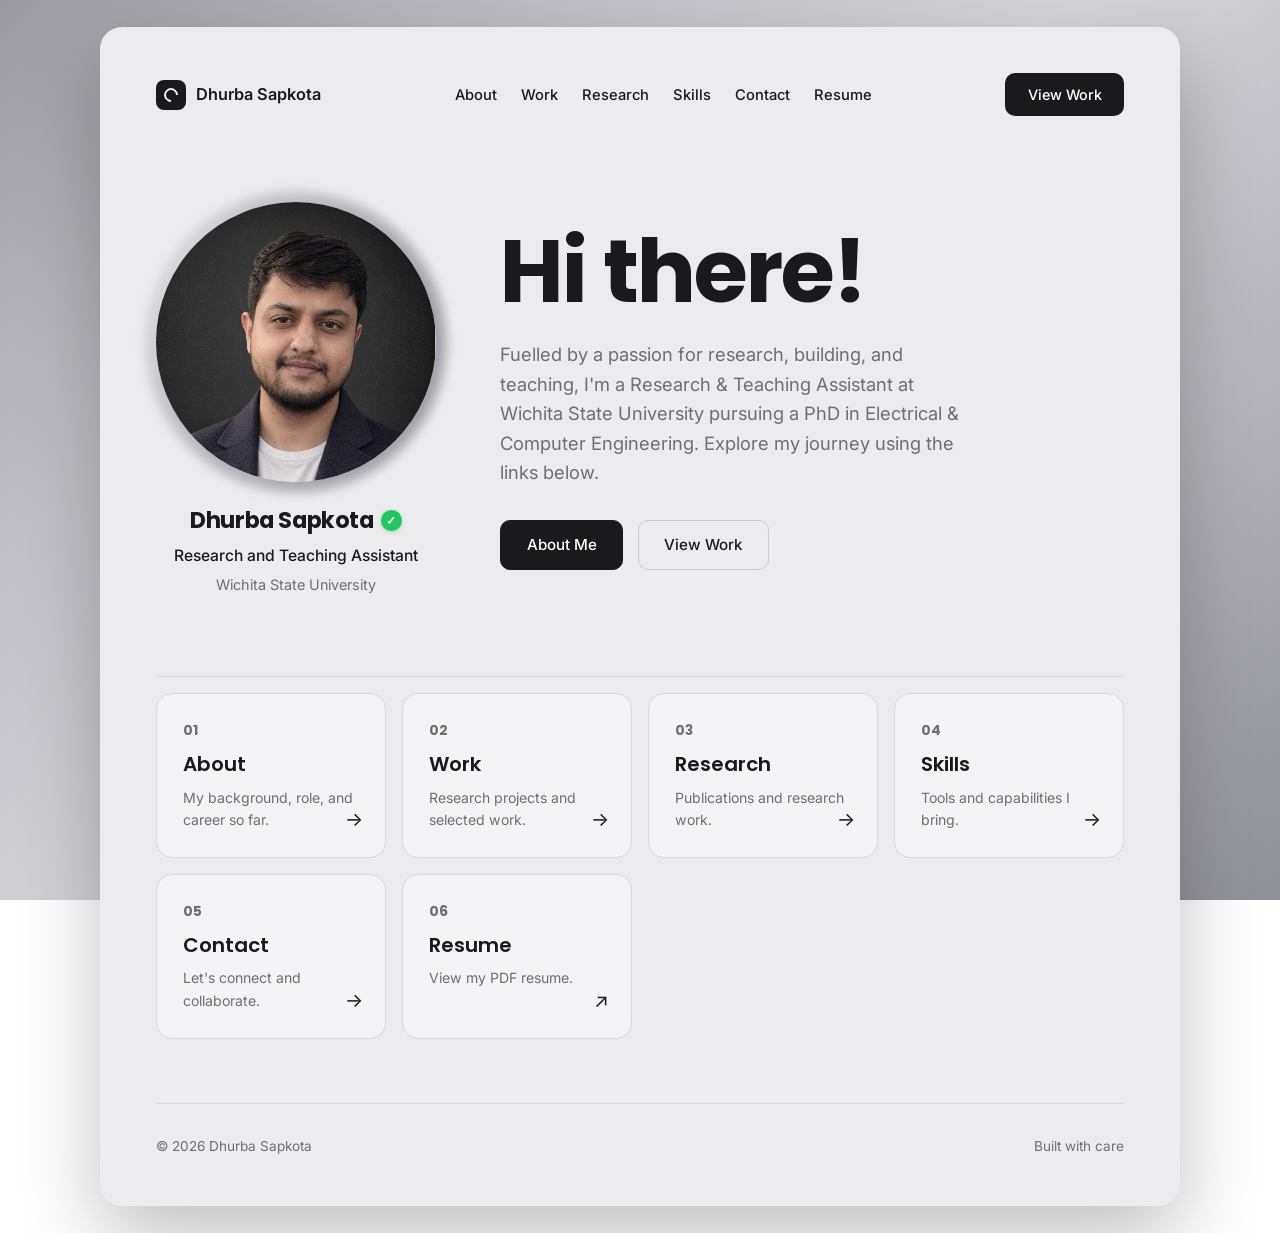
<file: index.html>
<!DOCTYPE html>
<html lang="en">
<head>
  <meta charset="UTF-8" />
  <meta name="viewport" content="width=device-width, initial-scale=1.0" />
  <title>Dhurba Sapkota — Portfolio</title>
  <link rel="stylesheet" href="style.css" />
  <link rel="preconnect" href="https://fonts.googleapis.com" />
  <link href="https://fonts.googleapis.com/css2?family=Poppins:wght@400;500;600;700;800&family=Inter:wght@400;500;600&display=swap" rel="stylesheet" />
</head>
<body>

  <div class="frame">

    <!-- NAV -->
    <nav class="nav">
      <a href="index.html" class="logo">
        <span class="logo-mark"></span>
        <span class="js-name">Dhurba Sapkota</span>
      </a>
      <ul class="nav-links" id="navLinks">
        <li><a href="about.html">About</a></li>
        <li><a href="work.html">Work</a></li>
        <li><a href="research.html">Research</a></li>
        <li><a href="skills.html">Skills</a></li>
        <li><a href="contact.html">Contact</a></li>
        <li class="resume-nav" hidden><a class="js-resume" href="#" target="_blank" rel="noopener">Resume</a></li>
      </ul>
      <a href="work.html" class="nav-btn">View Work</a>
      <button class="hamburger" id="hamburger" aria-label="Menu"><span></span><span></span></button>
    </nav>

    <!-- HERO -->
    <header id="home" class="hero">
      <div class="profile-block reveal">
        <div class="hero-photo">
          <div class="photo-glow"></div>
          <div class="photo-inner js-photo"><i class="user-icon">DS</i></div>
        </div>
        <div class="photo-identity">
          <div class="pi-name"><span class="js-name">Dhurba Sapkota</span><span class="verified-badge js-verified" title="Verified">&#10003;</span></div>
          <div class="pi-title js-title">Research and Teaching Assistant</div>
          <div class="pi-org js-org">Wichita State University</div>
        </div>
      </div>
      <div class="hero-text reveal">
        <h1 id="heroGreeting">Hi there!</h1>
        <p id="heroBio">
          Fuelled by a passion for research, building, and teaching, I'm a Research &amp; Teaching
          Assistant at Wichita State University pursuing a PhD in Electrical &amp; Computer Engineering.
          Explore my journey using the links below.
        </p>
        <div class="hero-cta">
          <a href="about.html" class="btn-fill">About Me</a>
          <a href="work.html" class="btn-ghost">View Work</a>
        </div>
      </div>
    </header>

    <!-- QUICK LINKS -->
    <section class="quicklinks">
      <a href="about.html" class="ql-card reveal">
        <span class="ql-num">01</span>
        <h3>About</h3>
        <p>My background, role, and career so far.</p>
        <span class="ql-arrow">→</span>
      </a>
      <a href="work.html" class="ql-card reveal">
        <span class="ql-num">02</span>
        <h3>Work</h3>
        <p>Research projects and selected work.</p>
        <span class="ql-arrow">→</span>
      </a>
      <a href="research.html" class="ql-card reveal">
        <span class="ql-num">03</span>
        <h3>Research</h3>
        <p>Publications and research work.</p>
        <span class="ql-arrow">→</span>
      </a>
      <a href="skills.html" class="ql-card reveal">
        <span class="ql-num">04</span>
        <h3>Skills</h3>
        <p>Tools and capabilities I bring.</p>
        <span class="ql-arrow">→</span>
      </a>
      <a href="contact.html" class="ql-card reveal">
        <span class="ql-num">05</span>
        <h3>Contact</h3>
        <p>Let's connect and collaborate.</p>
        <span class="ql-arrow">→</span>
      </a>
      <a class="ql-card reveal resume-card js-resume" href="#" target="_blank" rel="noopener" hidden>
        <span class="ql-num">06</span>
        <h3>Resume</h3>
        <p>View my PDF resume.</p>
        <span class="ql-arrow">↗</span>
      </a>
    </section>

    <footer>
      <span>© 2026 Dhurba Sapkota</span>
      <span>Built with care</span>
    </footer>

  </div>

  <script src="script.js"></script>
  <script src="site.js"></script>
</body>
</html>
</file>
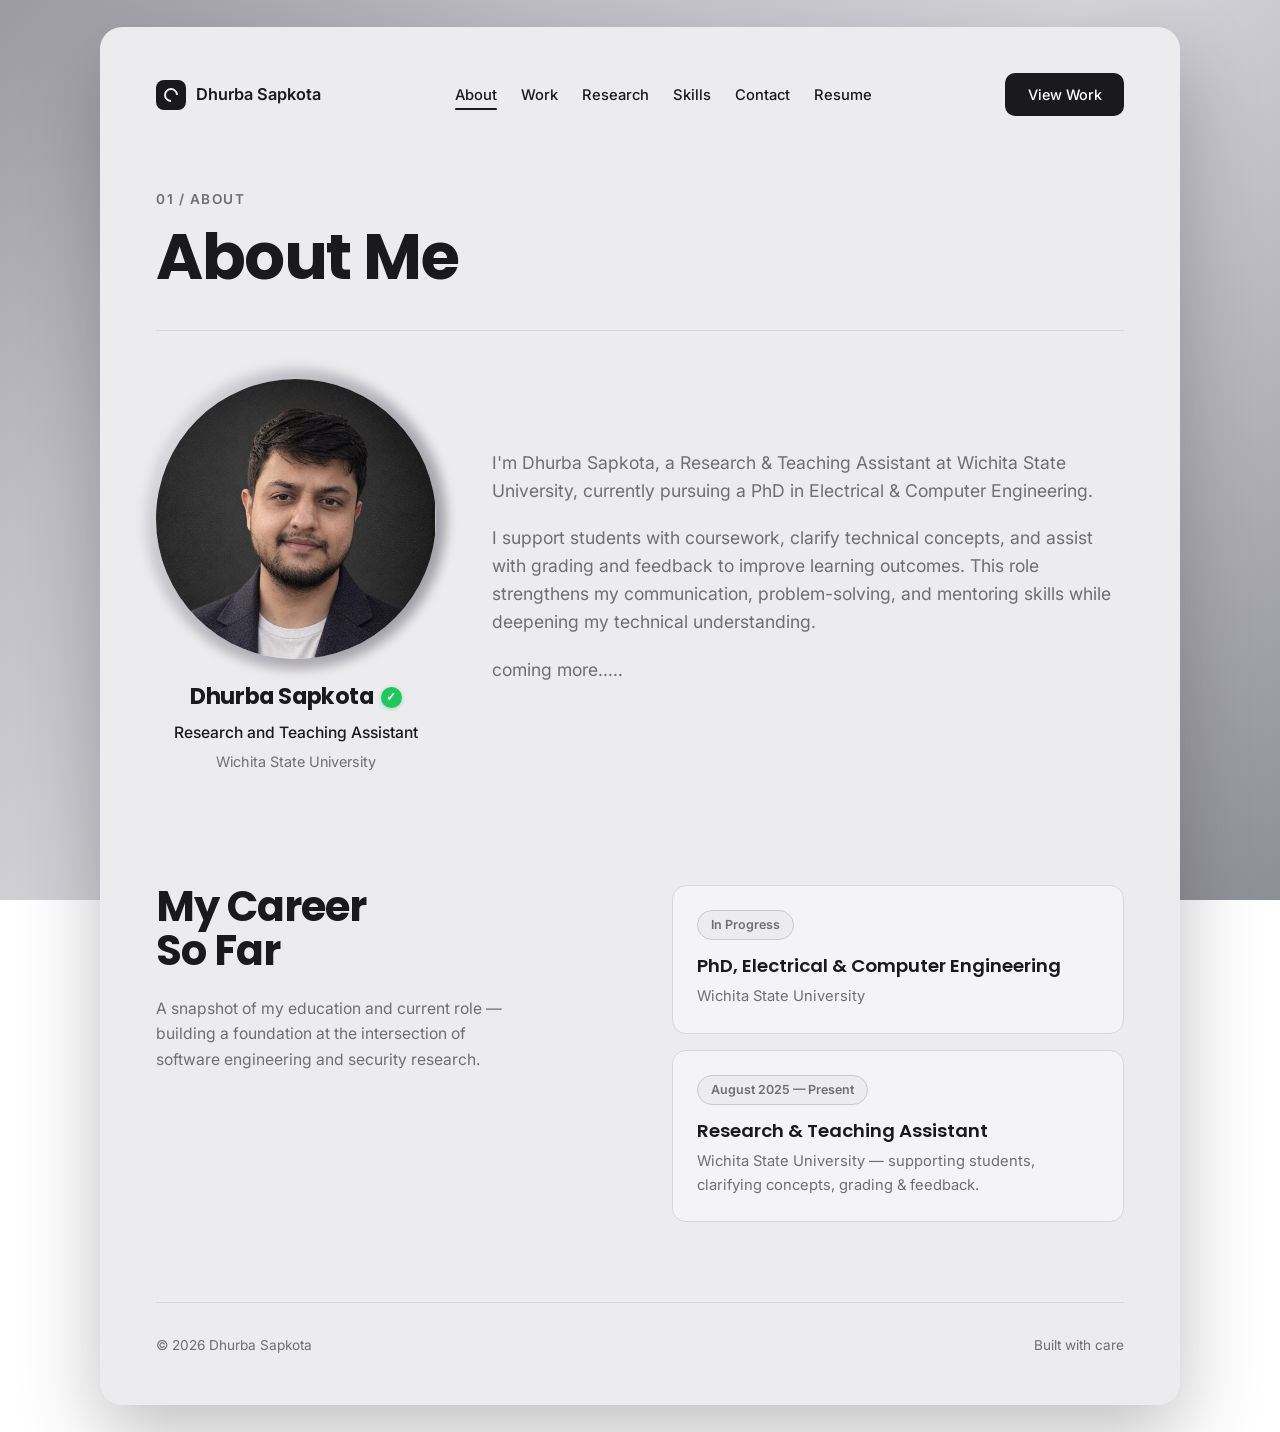
<file: about.html>
<!DOCTYPE html>
<html lang="en">
<head>
  <meta charset="UTF-8" />
  <meta name="viewport" content="width=device-width, initial-scale=1.0" />
  <title>About — Dhurba Sapkota</title>
  <link rel="stylesheet" href="style.css" />
  <link rel="preconnect" href="https://fonts.googleapis.com" />
  <link href="https://fonts.googleapis.com/css2?family=Poppins:wght@400;500;600;700;800&family=Inter:wght@400;500;600&display=swap" rel="stylesheet" />
</head>
<body>

  <div class="frame">

    <!-- NAV -->
    <nav class="nav">
      <a href="index.html" class="logo">
        <span class="logo-mark"></span>
        <span class="js-name">Dhurba Sapkota</span>
      </a>
      <ul class="nav-links" id="navLinks">
        <li><a href="about.html" class="active">About</a></li>
        <li><a href="work.html">Work</a></li>
        <li><a href="research.html">Research</a></li>
        <li><a href="skills.html">Skills</a></li>
        <li><a href="contact.html">Contact</a></li>
        <li class="resume-nav" hidden><a class="js-resume" href="#" target="_blank" rel="noopener">Resume</a></li>
      </ul>
      <a href="work.html" class="nav-btn">View Work</a>
      <button class="hamburger" id="hamburger" aria-label="Menu"><span></span><span></span></button>
    </nav>

    <!-- PAGE HEADER -->
    <header class="page-header reveal">
      <span class="page-num">01 / About</span>
      <h1>About Me</h1>
    </header>

    <!-- INTRO -->
    <section class="about-intro">
      <div class="profile-block reveal">
        <div class="hero-photo">
          <div class="photo-glow"></div>
          <div class="photo-inner js-photo"><i class="user-icon">DS</i></div>
        </div>
        <div class="photo-identity">
          <div class="pi-name"><span class="js-name">Dhurba Sapkota</span><span class="verified-badge js-verified" title="Verified">&#10003;</span></div>
          <div class="pi-title js-title">Research and Teaching Assistant</div>
          <div class="pi-org js-org">Wichita State University</div>
        </div>
      </div>
      <div class="about-intro-text reveal" id="aboutIntro">
        <p>
          I'm <strong>Dhurba Sapkota</strong>, a Research &amp; Teaching Assistant at Wichita State
          University, currently pursuing a <strong>PhD in Electrical &amp; Computer Engineering</strong>.
        </p>
        <p>
          I support students with coursework, clarify technical concepts, and assist with grading and
          feedback to improve learning outcomes. This role strengthens my communication, problem-solving,
          and mentoring skills while deepening my technical understanding.
        </p>
      </div>
    </section>

    <!-- CAREER -->
    <section class="career">
      <div class="career-left reveal">
        <h2>My Career<br>So Far</h2>
        <p id="careerText">
          A snapshot of my education and current role — building a foundation at the intersection of
          software engineering and security research.
        </p>
      </div>
      <div class="timeline reveal" id="timeline">
        <div class="tl-item">
          <span class="tl-date">In Progress</span>
          <h3>PhD, Electrical &amp; Computer Engineering</h3>
          <p>Wichita State University</p>
        </div>
        <div class="tl-item">
          <span class="tl-date">August 2025 — Present</span>
          <h3>Research &amp; Teaching Assistant</h3>
          <p>Wichita State University — supporting students, clarifying concepts, grading &amp; feedback.</p>
        </div>
      </div>
    </section>

    <footer>
      <span>© 2026 Dhurba Sapkota</span>
      <span>Built with care</span>
    </footer>

  </div>

  <script src="script.js"></script>
  <script src="site.js"></script>
</body>
</html>
</file>
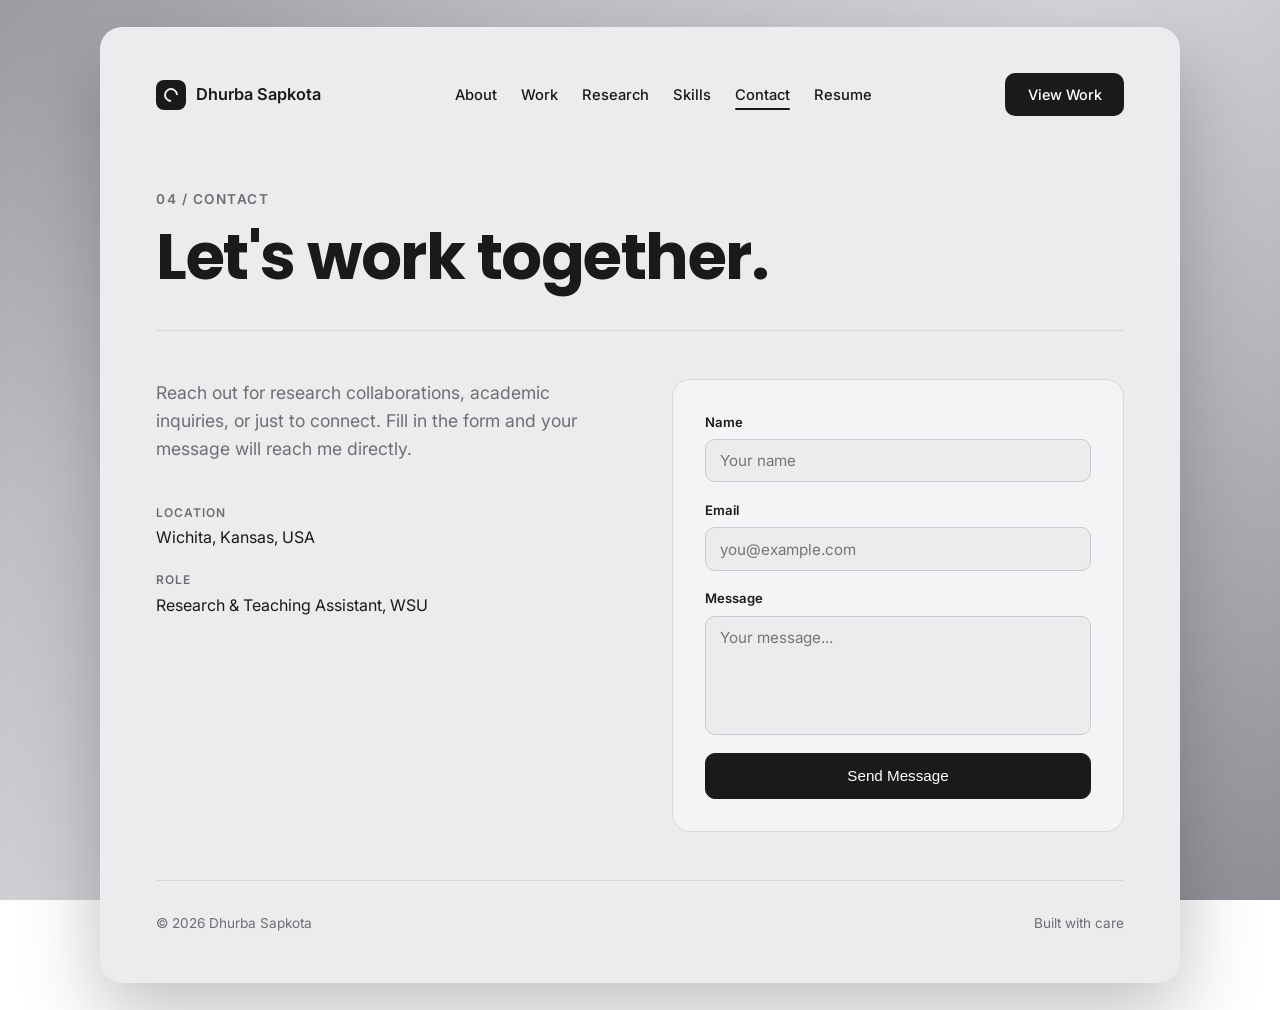
<file: contact.html>
<!DOCTYPE html>
<html lang="en">
<head>
  <meta charset="UTF-8" />
  <meta name="viewport" content="width=device-width, initial-scale=1.0" />
  <title>Contact — Dhurba Sapkota</title>
  <link rel="stylesheet" href="style.css" />
  <link rel="preconnect" href="https://fonts.googleapis.com" />
  <link href="https://fonts.googleapis.com/css2?family=Poppins:wght@400;500;600;700;800&family=Inter:wght@400;500;600&display=swap" rel="stylesheet" />
</head>
<body>

  <div class="frame">

    <!-- NAV -->
    <nav class="nav">
      <a href="index.html" class="logo">
        <span class="logo-mark"></span>
        <span class="js-name">Dhurba Sapkota</span>
      </a>
      <ul class="nav-links" id="navLinks">
        <li><a href="about.html">About</a></li>
        <li><a href="work.html">Work</a></li>
        <li><a href="research.html">Research</a></li>
        <li><a href="skills.html">Skills</a></li>
        <li><a href="contact.html" class="active">Contact</a></li>
        <li class="resume-nav" hidden><a class="js-resume" href="#" target="_blank" rel="noopener">Resume</a></li>
      </ul>
      <a href="work.html" class="nav-btn">View Work</a>
      <button class="hamburger" id="hamburger" aria-label="Menu"><span></span><span></span></button>
    </nav>

    <!-- PAGE HEADER -->
    <header class="page-header reveal">
      <span class="page-num">04 / Contact</span>
      <h1>Let's work together.</h1>
    </header>

    <!-- CONTACT BODY -->
    <section class="contact-page">
      <div class="contact-info reveal">
        <p class="contact-lead">
          Reach out for research collaborations, academic inquiries, or just to connect.
          Fill in the form and your message will reach me directly.
        </p>
        <div class="contact-details">
          <div class="cd-item">
            <span class="cd-label">Location</span>
            <span class="cd-value" id="contactLocation">Wichita, Kansas, USA</span>
          </div>
          <div class="cd-item">
            <span class="cd-label">Role</span>
            <span class="cd-value" id="contactRole">Research &amp; Teaching Assistant, WSU</span>
          </div>
        </div>
        <div class="contact-socials">
          <a href="#" class="js-github" aria-label="GitHub" hidden>GitHub</a>
          <a href="#" class="js-linkedin" aria-label="LinkedIn" hidden>LinkedIn</a>
          <a href="#" class="js-scholar" aria-label="Google Scholar" hidden>Scholar</a>
          <a href="#" class="js-orcid" aria-label="ORCID" hidden>ORCID</a>
        </div>
      </div>

      <form class="contact-form reveal" id="contactForm">
        <div class="form-group">
          <label for="name">Name</label>
          <input type="text" id="name" placeholder="Your name" required />
        </div>
        <div class="form-group">
          <label for="email">Email</label>
          <input type="email" id="email" placeholder="you@example.com" required />
        </div>
        <div class="form-group">
          <label for="message">Message</label>
          <textarea id="message" rows="5" placeholder="Your message..." required></textarea>
        </div>
        <button type="submit" class="btn-fill full">Send Message</button>
      </form>
    </section>

    <footer>
      <span>© 2026 Dhurba Sapkota</span>
      <span>Built with care</span>
    </footer>

  </div>

  <script src="script.js"></script>
  <script src="site.js"></script>
</body>
</html>
</file>
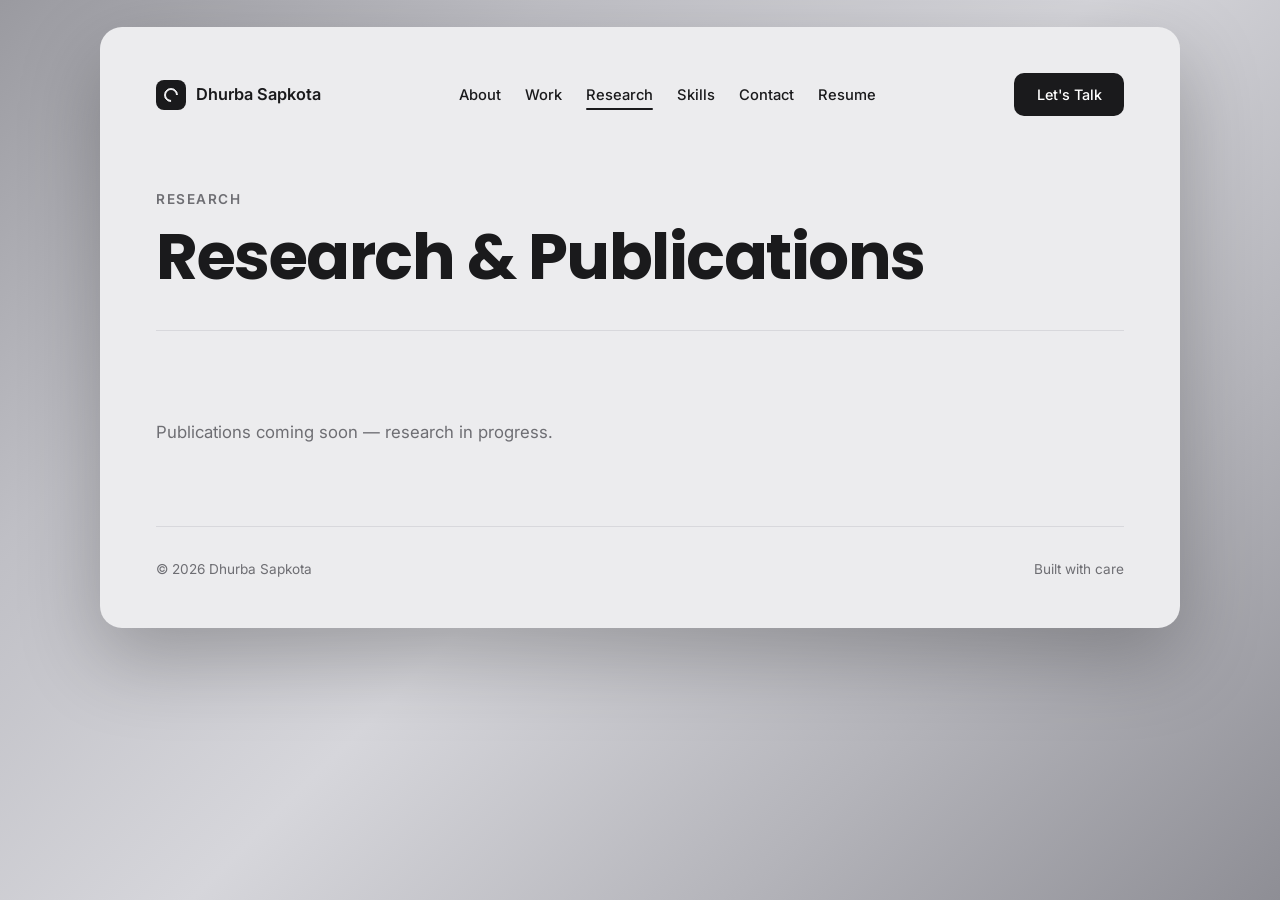
<file: research.html>
<!DOCTYPE html>
<html lang="en">
<head>
  <meta charset="UTF-8" />
  <meta name="viewport" content="width=device-width, initial-scale=1.0" />
  <title>Research — Dhurba Sapkota</title>
  <link rel="stylesheet" href="style.css" />
  <link rel="preconnect" href="https://fonts.googleapis.com" />
  <link href="https://fonts.googleapis.com/css2?family=Poppins:wght@400;500;600;700;800&family=Inter:wght@400;500;600&display=swap" rel="stylesheet" />
</head>
<body>

  <div class="frame">

    <!-- NAV -->
    <nav class="nav">
      <a href="index.html" class="logo">
        <span class="logo-mark"></span>
        <span class="js-name">Dhurba Sapkota</span>
      </a>
      <ul class="nav-links" id="navLinks">
        <li><a href="about.html">About</a></li>
        <li><a href="work.html">Work</a></li>
        <li><a href="research.html" class="active">Research</a></li>
        <li><a href="skills.html">Skills</a></li>
        <li><a href="contact.html">Contact</a></li>
        <li class="resume-nav" hidden><a class="js-resume" href="#" target="_blank" rel="noopener">Resume</a></li>
      </ul>
      <a href="contact.html" class="nav-btn">Let's Talk</a>
      <button class="hamburger" id="hamburger" aria-label="Menu"><span></span><span></span></button>
    </nav>

    <!-- PAGE HEADER -->
    <header class="page-header reveal">
      <span class="page-num">Research</span>
      <h1>Research &amp; Publications</h1>
    </header>

    <!-- PUBLICATIONS -->
    <section class="pubs reveal" id="pubList">
      <p class="pub-empty">Publications coming soon — research in progress.</p>
    </section>

    <footer>
      <span>© 2026 Dhurba Sapkota</span>
      <span>Built with care</span>
    </footer>

  </div>

  <script src="script.js"></script>
  <script src="site.js"></script>
</body>
</html>
</file>
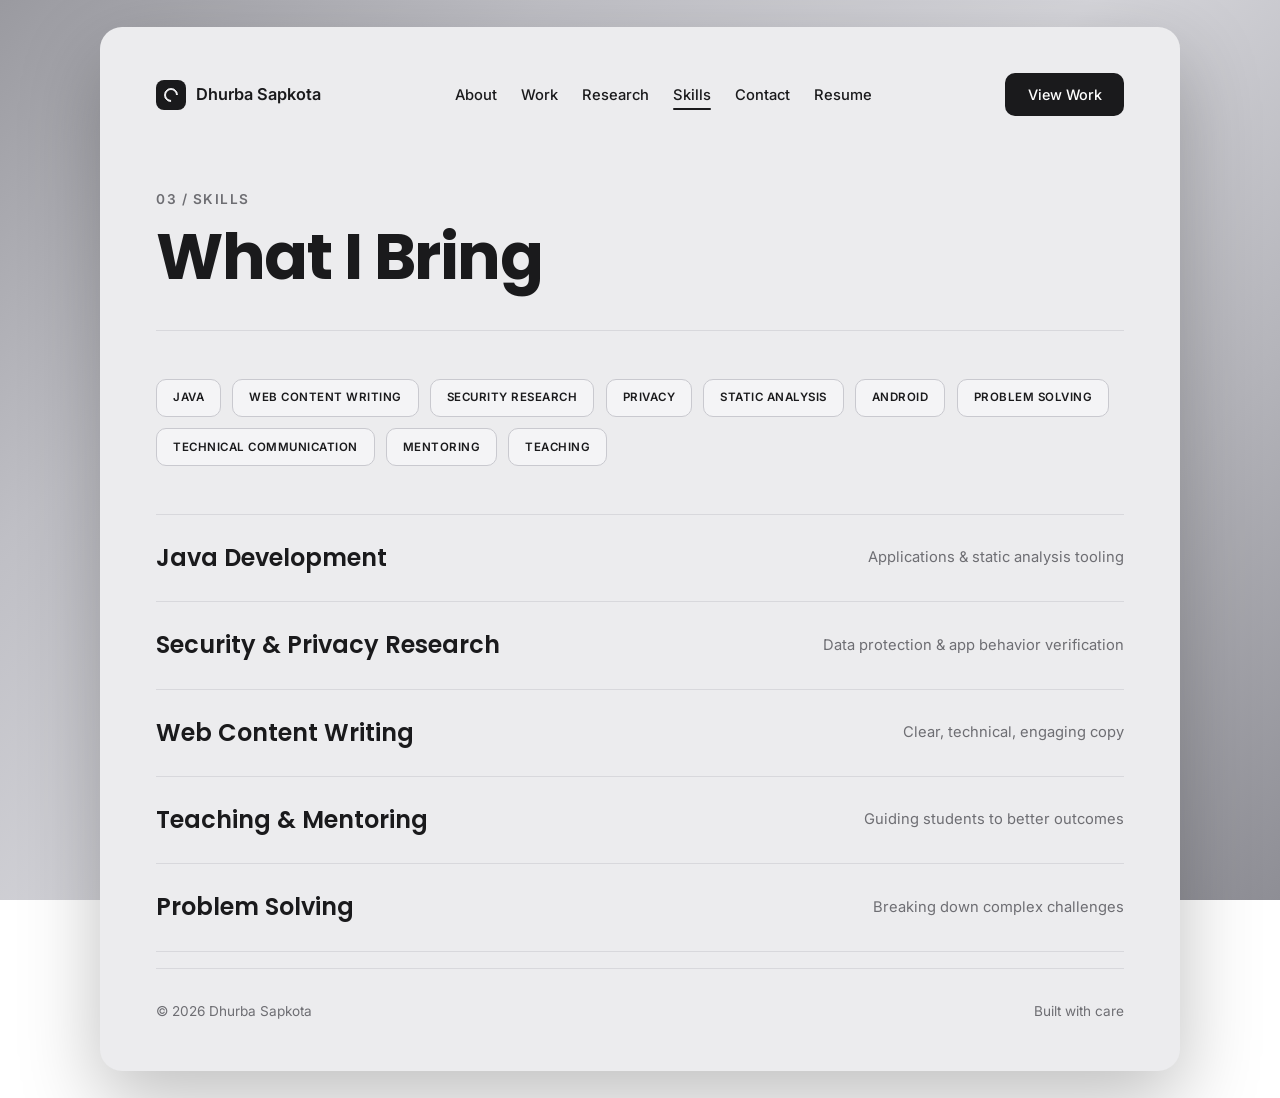
<file: skills.html>
<!DOCTYPE html>
<html lang="en">
<head>
  <meta charset="UTF-8" />
  <meta name="viewport" content="width=device-width, initial-scale=1.0" />
  <title>Skills — Dhurba Sapkota</title>
  <link rel="stylesheet" href="style.css" />
  <link rel="preconnect" href="https://fonts.googleapis.com" />
  <link href="https://fonts.googleapis.com/css2?family=Poppins:wght@400;500;600;700;800&family=Inter:wght@400;500;600&display=swap" rel="stylesheet" />
</head>
<body>

  <div class="frame">

    <!-- NAV -->
    <nav class="nav">
      <a href="index.html" class="logo">
        <span class="logo-mark"></span>
        <span class="js-name">Dhurba Sapkota</span>
      </a>
      <ul class="nav-links" id="navLinks">
        <li><a href="about.html">About</a></li>
        <li><a href="work.html">Work</a></li>
        <li><a href="research.html">Research</a></li>
        <li><a href="skills.html" class="active">Skills</a></li>
        <li><a href="contact.html">Contact</a></li>
        <li class="resume-nav" hidden><a class="js-resume" href="#" target="_blank" rel="noopener">Resume</a></li>
      </ul>
      <a href="work.html" class="nav-btn">View Work</a>
      <button class="hamburger" id="hamburger" aria-label="Menu"><span></span><span></span></button>
    </nav>

    <!-- PAGE HEADER -->
    <header class="page-header reveal">
      <span class="page-num">03 / Skills</span>
      <h1>What I Bring</h1>
    </header>

    <!-- TAGS -->
    <section class="skills-section">
      <div class="career-right reveal" id="skillTags">
        <span class="tag">JAVA</span>
        <span class="tag">WEB CONTENT WRITING</span>
        <span class="tag">SECURITY RESEARCH</span>
        <span class="tag">PRIVACY</span>
        <span class="tag">STATIC ANALYSIS</span>
        <span class="tag">ANDROID</span>
        <span class="tag">PROBLEM SOLVING</span>
        <span class="tag">TECHNICAL COMMUNICATION</span>
        <span class="tag">MENTORING</span>
        <span class="tag">TEACHING</span>
      </div>
    </section>

    <!-- DETAIL ROWS -->
    <section class="skills-detail reveal" id="skillsDetail">
      <div class="skill-row">
        <span class="skill-name">Java Development</span>
        <span class="skill-meta">Applications &amp; static analysis tooling</span>
      </div>
      <div class="skill-row">
        <span class="skill-name">Security &amp; Privacy Research</span>
        <span class="skill-meta">Data protection &amp; app behavior verification</span>
      </div>
      <div class="skill-row">
        <span class="skill-name">Web Content Writing</span>
        <span class="skill-meta">Clear, technical, engaging copy</span>
      </div>
      <div class="skill-row">
        <span class="skill-name">Teaching &amp; Mentoring</span>
        <span class="skill-meta">Guiding students to better outcomes</span>
      </div>
      <div class="skill-row">
        <span class="skill-name">Problem Solving</span>
        <span class="skill-meta">Breaking down complex challenges</span>
      </div>
    </section>

    <footer>
      <span>© 2026 Dhurba Sapkota</span>
      <span>Built with care</span>
    </footer>

  </div>

  <script src="script.js"></script>
  <script src="site.js"></script>
</body>
</html>
</file>
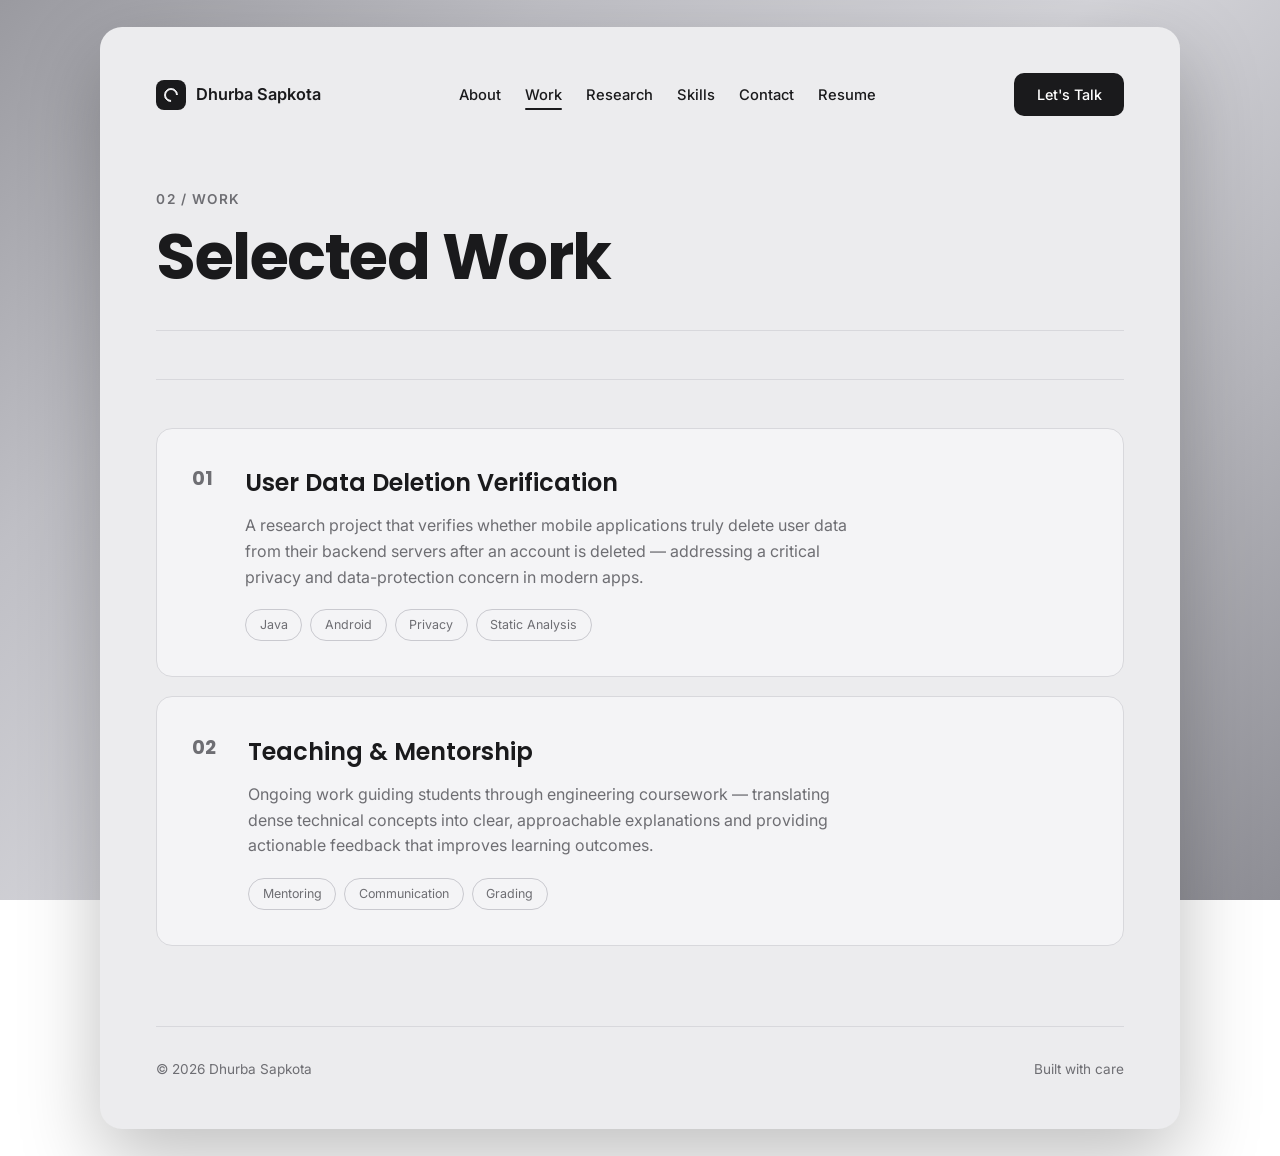
<file: work.html>
<!DOCTYPE html>
<html lang="en">
<head>
  <meta charset="UTF-8" />
  <meta name="viewport" content="width=device-width, initial-scale=1.0" />
  <title>Work — Dhurba Sapkota</title>
  <link rel="stylesheet" href="style.css" />
  <link rel="preconnect" href="https://fonts.googleapis.com" />
  <link href="https://fonts.googleapis.com/css2?family=Poppins:wght@400;500;600;700;800&family=Inter:wght@400;500;600&display=swap" rel="stylesheet" />
</head>
<body>

  <div class="frame">

    <!-- NAV -->
    <nav class="nav">
      <a href="index.html" class="logo">
        <span class="logo-mark"></span>
        <span class="js-name">Dhurba Sapkota</span>
      </a>
      <ul class="nav-links" id="navLinks">
        <li><a href="about.html">About</a></li>
        <li><a href="work.html" class="active">Work</a></li>
        <li><a href="research.html">Research</a></li>
        <li><a href="skills.html">Skills</a></li>
        <li><a href="contact.html">Contact</a></li>
        <li class="resume-nav" hidden><a class="js-resume" href="#" target="_blank" rel="noopener">Resume</a></li>
      </ul>
      <a href="contact.html" class="nav-btn">Let's Talk</a>
      <button class="hamburger" id="hamburger" aria-label="Menu"><span></span><span></span></button>
    </nav>

    <!-- PAGE HEADER -->
    <header class="page-header reveal">
      <span class="page-num">02 / Work</span>
      <h1>Selected Work</h1>
    </header>

    <!-- WORK LIST -->
    <section class="work reveal" id="workList">
      <div class="work-card">
        <div class="work-num">01</div>
        <div class="work-info">
          <h3>User Data Deletion Verification</h3>
          <p>
            A research project that verifies whether mobile applications truly delete user data from
            their backend servers after an account is deleted — addressing a critical privacy and
            data-protection concern in modern apps.
          </p>
          <div class="work-tags">
            <span>Java</span><span>Android</span><span>Privacy</span><span>Static Analysis</span>
          </div>
        </div>
      </div>

      <div class="work-card">
        <div class="work-num">02</div>
        <div class="work-info">
          <h3>Teaching &amp; Mentorship</h3>
          <p>
            Ongoing work guiding students through engineering coursework — translating dense technical
            concepts into clear, approachable explanations and providing actionable feedback that
            improves learning outcomes.
          </p>
          <div class="work-tags">
            <span>Mentoring</span><span>Communication</span><span>Grading</span>
          </div>
        </div>
      </div>
    </section>

    <footer>
      <span>© 2026 Dhurba Sapkota</span>
      <span>Built with care</span>
    </footer>

  </div>

  <script src="script.js"></script>
  <script src="site.js"></script>
</body>
</html>
</file>
<file: style.css>
/* ===== RESET & TOKENS ===== */
*, *::before, *::after { box-sizing: border-box; margin: 0; padding: 0; }

:root {
  --card:     #ECECEE;   /* floating card */
  --card-2:   #F4F4F6;
  --ink:      #1A1A1C;   /* near-black text */
  --muted:    #6E6E73;
  --line:     #D8D8DC;
  --pill-bd:  #C9C9CF;
  --dark:     #1A1A1C;
  --radius:   22px;
  --ease:     cubic-bezier(0.16, 1, 0.3, 1);
}

html { scroll-behavior: smooth; }

body {
  font-family: 'Inter', sans-serif;
  /* GREY gradient background (was colorful in the reference) */
  background: linear-gradient(135deg, #9A9AA0 0%, #BFBFC5 25%, #D6D6DB 50%, #B4B4BA 75%, #8E8E95 100%);
  background-attachment: fixed;
  color: var(--ink);
  line-height: 1.6;
  min-height: 100vh;
  padding: 3vh 3vw;
}

a { text-decoration: none; color: inherit; }
ul { list-style: none; }
::selection { background: var(--dark); color: #fff; }
[hidden] { display: none !important; }

/* ===== FLOATING FRAME / CARD ===== */
.frame {
  max-width: 1080px;
  margin: 0 auto;
  background: var(--card);
  border-radius: var(--radius);
  padding: 1.5rem 3.5rem 3rem;
  box-shadow: 0 30px 80px rgba(0,0,0,0.25);
}

/* ===== NAV ===== */
.nav {
  display: flex; align-items: center; justify-content: space-between;
  padding: 1.4rem 0; position: relative;
}
.logo { display: flex; align-items: center; gap: 0.65rem; font-weight: 600; font-size: 1.02rem; color: var(--ink); }
.logo-mark {
  width: 30px; height: 30px; border-radius: 8px;
  background: var(--dark);
  position: relative; flex-shrink: 0;
}
.logo-mark::after {
  content: ''; position: absolute; inset: 8px;
  border: 2px solid var(--card); border-radius: 50%;
  border-right-color: transparent; transform: rotate(45deg);
}
.nav-links { display: flex; gap: 1.5rem; }
.nav-links a { font-size: 0.92rem; color: var(--ink); font-weight: 500; transition: color 0.25s; position: relative; }
.nav-links a:hover { color: var(--muted); }
.nav-links a.active { color: var(--ink); }
.nav-links a.active::after {
  content: ''; position: absolute; left: 0; right: 0; bottom: -6px;
  height: 2px; background: var(--dark); border-radius: 2px;
}
.nav-btn {
  background: var(--dark); color: #fff; font-weight: 500; font-size: 0.9rem;
  padding: 0.6rem 1.4rem; border-radius: 10px;
  transition: transform 0.3s var(--ease), opacity 0.3s;
}
.nav-btn:hover { transform: translateY(-2px); opacity: 0.9; }

.hamburger { display: none; flex-direction: column; gap: 6px; background: none; border: none; cursor: pointer; }
.hamburger span { width: 24px; height: 2px; background: var(--ink); border-radius: 2px; }

/* ===== HERO ===== */
.hero {
  display: grid; grid-template-columns: auto 1fr; gap: 4rem;
  align-items: center; padding: 4rem 0 5rem;
}
.hero-photo { position: relative; width: 280px; height: 280px; }
.photo-glow {
  position: absolute; inset: -10px;
  border-radius: 50%;
  /* grey glow instead of rainbow */
  background: radial-gradient(circle at 30% 40%, #fff 0%, #C4C4CB 35%, #9C9CA3 70%, #7E7E86 100%);
  filter: blur(6px);
  opacity: 0.9;
}
.photo-inner {
  position: absolute; inset: 0;
  border-radius: 50%;
  background: linear-gradient(160deg, #DADADE, #B7B7BD);
  display: flex; align-items: center; justify-content: center;
  overflow: hidden;
  box-shadow: inset 0 0 0 1px rgba(255,255,255,0.4);
}
.user-icon {
  font-family: 'Poppins', sans-serif; font-style: normal; font-weight: 700;
  font-size: 4rem; color: #6E6E73; letter-spacing: -2px;
}

/* profile identity block (under the photo) */
.profile-block { display: flex; flex-direction: column; align-items: center; gap: 1.3rem; }
.photo-identity { text-align: center; display: flex; flex-direction: column; gap: 0.3rem; }
.pi-name {
  display: inline-flex; align-items: center; justify-content: center; gap: 0.45rem;
  font-family: 'Poppins', sans-serif; font-weight: 700; font-size: 1.4rem; color: var(--ink); letter-spacing: -0.4px;
}
.verified-badge {
  display: inline-flex; align-items: center; justify-content: center;
  width: 21px; height: 21px; border-radius: 50%;
  background: #22C55E; color: #fff; font-size: 0.72rem; font-weight: 700;
  box-shadow: 0 1px 4px rgba(34,197,94,0.4); flex-shrink: 0;
}
.pi-title { font-size: 0.98rem; font-weight: 500; color: var(--ink); }
.pi-org { font-size: 0.9rem; color: var(--muted); }
.photo-inner .photo-img { width: 100%; height: 100%; object-fit: cover; object-position: center 20%; display: block; transform: scale(1.08) translateX(-4%); }

.hero-text h1 {
  font-family: 'Poppins', sans-serif; font-weight: 700;
  font-size: clamp(3rem, 7vw, 5.5rem); line-height: 1; letter-spacing: -2px;
  margin-bottom: 1.5rem;
}
.hero-text p { font-size: 1.15rem; color: var(--muted); max-width: 460px; }

/* ===== CAREER ===== */
.career {
  display: grid; grid-template-columns: 1fr 1fr; gap: 4rem;
  padding: 3rem 0 4rem; align-items: start;
}
.career-left h2 {
  font-family: 'Poppins', sans-serif; font-weight: 700;
  font-size: clamp(1.8rem, 4vw, 2.6rem); line-height: 1.05; letter-spacing: -1px;
  margin-bottom: 1.5rem;
}
.career-left p { color: var(--muted); font-size: 0.98rem; max-width: 360px; }

.career-right { display: flex; flex-wrap: wrap; gap: 0.7rem; align-content: flex-start; }
.tag {
  font-size: 0.72rem; font-weight: 600; letter-spacing: 0.5px;
  color: var(--ink);
  background: var(--card-2);
  border: 1px solid var(--pill-bd);
  padding: 0.55rem 1rem; border-radius: 10px;
  transition: transform 0.25s var(--ease), background 0.25s, color 0.25s;
}
.tag:hover { transform: translateY(-2px); background: var(--dark); color: #fff; border-color: var(--dark); }

/* ===== WORK ===== */
.work { padding: 3rem 0 4rem; border-top: 1px solid var(--line); display: flex; flex-direction: column; gap: 1.2rem; }
.work-heading {
  font-family: 'Poppins', sans-serif; font-weight: 700;
  font-size: clamp(1.8rem, 4vw, 2.6rem); letter-spacing: -1px; margin-bottom: 2.5rem;
}
.work-card {
  display: grid; grid-template-columns: auto 1fr; gap: 2rem;
  background: var(--card-2); border: 1px solid var(--line);
  border-radius: 16px; padding: 2.2rem;
  transition: transform 0.4s var(--ease), box-shadow 0.4s var(--ease);
}
.work-card:hover { transform: translateY(-4px); box-shadow: 0 20px 50px rgba(0,0,0,0.12); }
.work-num { font-family: 'Poppins', sans-serif; font-weight: 700; font-size: 1.2rem; color: var(--muted); }
.work-info h3 { font-family: 'Poppins', sans-serif; font-weight: 600; font-size: 1.5rem; margin-bottom: 0.7rem; }
.work-info p { color: var(--muted); max-width: 620px; margin-bottom: 1.2rem; }
.work-tags { display: flex; flex-wrap: wrap; gap: 0.5rem; }
.work-tags span { font-size: 0.78rem; color: var(--muted); border: 1px solid var(--pill-bd); padding: 0.3rem 0.85rem; border-radius: 50px; }

/* ===== PUBLICATIONS ===== */
.pubs { padding: 0.5rem 0 2rem; display: flex; flex-direction: column; gap: 1.2rem; }
.pub-empty { color: var(--muted); font-size: 1.05rem; padding: 2rem 0; }
.pub-card {
  display: grid; grid-template-columns: auto 1fr; gap: 1.5rem;
  background: var(--card-2); border: 1px solid var(--line);
  border-radius: 16px; padding: 1.8rem;
  transition: transform 0.35s var(--ease), box-shadow 0.35s var(--ease);
}
.pub-card:hover { transform: translateY(-4px); box-shadow: 0 18px 40px rgba(0,0,0,0.1); }
.pub-year { font-family: 'Poppins', sans-serif; font-weight: 700; font-size: 1.1rem; color: var(--ink); }
.pub-body h3 { font-family: 'Poppins', sans-serif; font-weight: 600; font-size: 1.2rem; margin-bottom: 0.4rem; line-height: 1.3; }
.pub-authors { color: var(--ink); font-size: 0.92rem; }
.pub-venue { color: var(--muted); font-size: 0.9rem; font-style: italic; margin-top: 0.2rem; }
.pub-link { display: inline-block; margin-top: 0.8rem; font-weight: 600; font-size: 0.88rem; color: var(--ink); border-bottom: 1px solid var(--pill-bd); }
.pub-link:hover { border-color: var(--dark); }

/* ===== CONTACT ===== */
.contact { padding: 4rem 0 3rem; border-top: 1px solid var(--line); text-align: center; }
.contact h2 { font-family: 'Poppins', sans-serif; font-weight: 700; font-size: clamp(2rem, 5vw, 3.2rem); letter-spacing: -1px; margin-bottom: 1rem; }
.contact > div > p { color: var(--muted); margin-bottom: 2rem; }
.contact-mail {
  display: inline-block; font-family: 'Poppins', sans-serif; font-weight: 600;
  font-size: clamp(1.2rem, 3vw, 2rem); color: var(--ink);
  border-bottom: 2px solid var(--pill-bd); padding-bottom: 0.4rem;
  transition: border-color 0.3s, color 0.3s;
}
.contact-mail:hover { border-color: var(--dark); }
.contact-meta { margin-top: 2rem; color: var(--muted); font-size: 0.95rem; }

/* ===== FOOTER ===== */
footer {
  display: flex; align-items: center; justify-content: space-between;
  padding-top: 2rem; margin-top: 1rem; border-top: 1px solid var(--line);
  color: var(--muted); font-size: 0.85rem; flex-wrap: wrap; gap: 0.5rem;
}

/* ===== HERO CTA BUTTONS ===== */
.hero-cta { display: flex; gap: 0.9rem; margin-top: 2rem; flex-wrap: wrap; }
.btn-fill, .btn-ghost {
  display: inline-flex; align-items: center; justify-content: center;
  padding: 0.75rem 1.6rem; border-radius: 10px; font-weight: 500; font-size: 0.95rem;
  transition: transform 0.3s var(--ease), background 0.3s, color 0.3s, border-color 0.3s;
}
.btn-fill { background: var(--dark); color: #fff; border: 1px solid var(--dark); }
.btn-fill:hover { transform: translateY(-2px); opacity: 0.92; }
.btn-ghost { border: 1px solid var(--pill-bd); color: var(--ink); }
.btn-ghost:hover { border-color: var(--dark); transform: translateY(-2px); }
.btn-fill.full { width: 100%; padding: 0.85rem; cursor: pointer; }

/* ===== QUICK LINKS (home) ===== */
.quicklinks {
  display: grid; grid-template-columns: repeat(4, 1fr); gap: 1rem;
  padding: 1rem 0 3rem; border-top: 1px solid var(--line);
}
.ql-card {
  display: flex; flex-direction: column; gap: 0.4rem;
  background: var(--card-2); border: 1px solid var(--line);
  border-radius: 16px; padding: 1.6rem;
  transition: transform 0.35s var(--ease), box-shadow 0.35s var(--ease);
  position: relative; min-height: 150px;
}
.ql-card:hover { transform: translateY(-5px); box-shadow: 0 18px 40px rgba(0,0,0,0.12); }
.ql-num { font-family: 'Poppins', sans-serif; font-weight: 700; font-size: 0.85rem; color: var(--muted); }
.ql-card h3 { font-family: 'Poppins', sans-serif; font-weight: 600; font-size: 1.25rem; }
.ql-card p { color: var(--muted); font-size: 0.88rem; }
.ql-arrow { position: absolute; bottom: 1.4rem; right: 1.4rem; font-size: 1.2rem; color: var(--ink); transition: transform 0.3s var(--ease); }
.ql-card:hover .ql-arrow { transform: translateX(4px); }

/* ===== PAGE HEADER (inner pages) ===== */
.page-header { padding: 3rem 0 2.5rem; border-bottom: 1px solid var(--line); margin-bottom: 3rem; }
.page-num { font-size: 0.85rem; font-weight: 600; letter-spacing: 1.5px; color: var(--muted); text-transform: uppercase; }
.page-header h1 {
  font-family: 'Poppins', sans-serif; font-weight: 700;
  font-size: clamp(2.4rem, 6vw, 4rem); line-height: 1.02; letter-spacing: -1.5px; margin-top: 0.8rem;
}

/* ===== ABOUT PAGE ===== */
.about-intro { display: grid; grid-template-columns: auto 1fr; gap: 3.5rem; align-items: center; padding-bottom: 4rem; }
.about-intro-text p { font-size: 1.1rem; color: var(--muted); margin-bottom: 1.2rem; }
.about-intro-text strong { color: var(--ink); }

.timeline { display: flex; flex-direction: column; gap: 1rem; }
.tl-item { background: var(--card-2); border: 1px solid var(--line); border-radius: 14px; padding: 1.5rem; transition: transform 0.3s var(--ease); }
.tl-item:hover { transform: translateX(6px); }
.tl-date { display: inline-block; font-size: 0.78rem; font-weight: 600; color: var(--muted); background: var(--card); border: 1px solid var(--pill-bd); padding: 0.25rem 0.8rem; border-radius: 50px; margin-bottom: 0.7rem; }
.tl-item h3 { font-family: 'Poppins', sans-serif; font-weight: 600; font-size: 1.15rem; }
.tl-item p { color: var(--muted); font-size: 0.92rem; margin-top: 0.3rem; }

/* ===== SKILLS PAGE ===== */
.skills-section { padding-bottom: 3rem; }
.skills-detail { display: flex; flex-direction: column; border-top: 1px solid var(--line); }
.skill-row {
  display: flex; align-items: center; justify-content: space-between; gap: 2rem;
  padding: 1.5rem 0; border-bottom: 1px solid var(--line);
  transition: padding 0.35s var(--ease);
}
.skill-row:hover { padding-left: 1rem; }
.skill-name { font-family: 'Poppins', sans-serif; font-weight: 600; font-size: clamp(1.1rem, 2.4vw, 1.5rem); }
.skill-meta { color: var(--muted); font-size: 0.92rem; text-align: right; }

/* ===== CONTACT PAGE ===== */
.contact-page { display: grid; grid-template-columns: 1fr 1fr; gap: 4rem; align-items: start; padding-bottom: 2rem; }
.contact-lead { font-size: 1.1rem; color: var(--muted); margin-bottom: 1.8rem; }
.contact-mail {
  display: inline-block; font-family: 'Poppins', sans-serif; font-weight: 600;
  font-size: clamp(1.1rem, 2.6vw, 1.7rem); color: var(--ink);
  border-bottom: 2px solid var(--pill-bd); padding-bottom: 0.4rem; word-break: break-all;
  transition: border-color 0.3s;
}
.contact-mail:hover { border-color: var(--dark); }
.contact-details { display: flex; flex-direction: column; gap: 1.2rem; margin: 2.5rem 0; }
.cd-item { display: flex; flex-direction: column; gap: 0.2rem; }
.cd-label { font-size: 0.75rem; font-weight: 600; letter-spacing: 1px; text-transform: uppercase; color: var(--muted); }
.cd-value { font-size: 1rem; color: var(--ink); }
.contact-socials { display: flex; gap: 0.7rem; }
.contact-socials a { font-size: 0.85rem; font-weight: 500; color: var(--ink); border: 1px solid var(--pill-bd); padding: 0.5rem 1.1rem; border-radius: 10px; transition: 0.3s var(--ease); }
.contact-socials a:hover { background: var(--dark); color: #fff; border-color: var(--dark); transform: translateY(-2px); }

.contact-form { background: var(--card-2); border: 1px solid var(--line); border-radius: 18px; padding: 2rem; display: flex; flex-direction: column; gap: 1.1rem; }
.form-group { display: flex; flex-direction: column; gap: 0.4rem; }
.form-group label { font-size: 0.82rem; font-weight: 600; color: var(--ink); }
.form-group input, .form-group textarea {
  font-family: 'Inter', sans-serif; font-size: 0.95rem; color: var(--ink);
  background: var(--card); border: 1px solid var(--pill-bd); border-radius: 10px;
  padding: 0.7rem 0.9rem; resize: none; transition: border-color 0.3s, box-shadow 0.3s;
}
.form-group input:focus, .form-group textarea:focus { outline: none; border-color: var(--dark); box-shadow: 0 0 0 3px rgba(26,26,28,0.07); }

/* ===== REVEAL ===== */
.reveal { opacity: 0; transform: translateY(34px); transition: opacity 0.8s var(--ease), transform 0.8s var(--ease); }
.reveal.visible { opacity: 1; transform: translateY(0); }

/* ===== RESPONSIVE ===== */
@media (max-width: 820px) {
  .frame { padding: 1rem 1.5rem 2rem; }
  .nav-links, .nav-btn { display: none; }
  .nav-links.open {
    display: flex; flex-direction: column; gap: 1.2rem; position: absolute; top: 100%; left: 0; right: 0;
    background: var(--card-2); padding: 1.5rem; border-radius: 14px; z-index: 50; box-shadow: 0 20px 40px rgba(0,0,0,0.15);
  }
  .hamburger { display: flex; }
  .hero { grid-template-columns: 1fr; gap: 2.5rem; text-align: center; padding: 2.5rem 0 3rem; }
  .hero-photo { margin: 0 auto; }
  .hero-text p { margin: 0 auto; }
  .career { grid-template-columns: 1fr; gap: 2rem; }
  .career-left p { max-width: none; }
  .work-card { grid-template-columns: 1fr; gap: 1rem; }
  .quicklinks { grid-template-columns: 1fr 1fr; }
  .about-intro { grid-template-columns: 1fr; gap: 2.5rem; text-align: center; }
  .about-intro .hero-photo { margin: 0 auto; }
  .contact-page { grid-template-columns: 1fr; gap: 2.5rem; }
  .skill-row { flex-direction: column; align-items: flex-start; gap: 0.4rem; }
  .skill-meta { text-align: left; }
}

@media (max-width: 480px) {
  .quicklinks { grid-template-columns: 1fr; }
}
</file>
